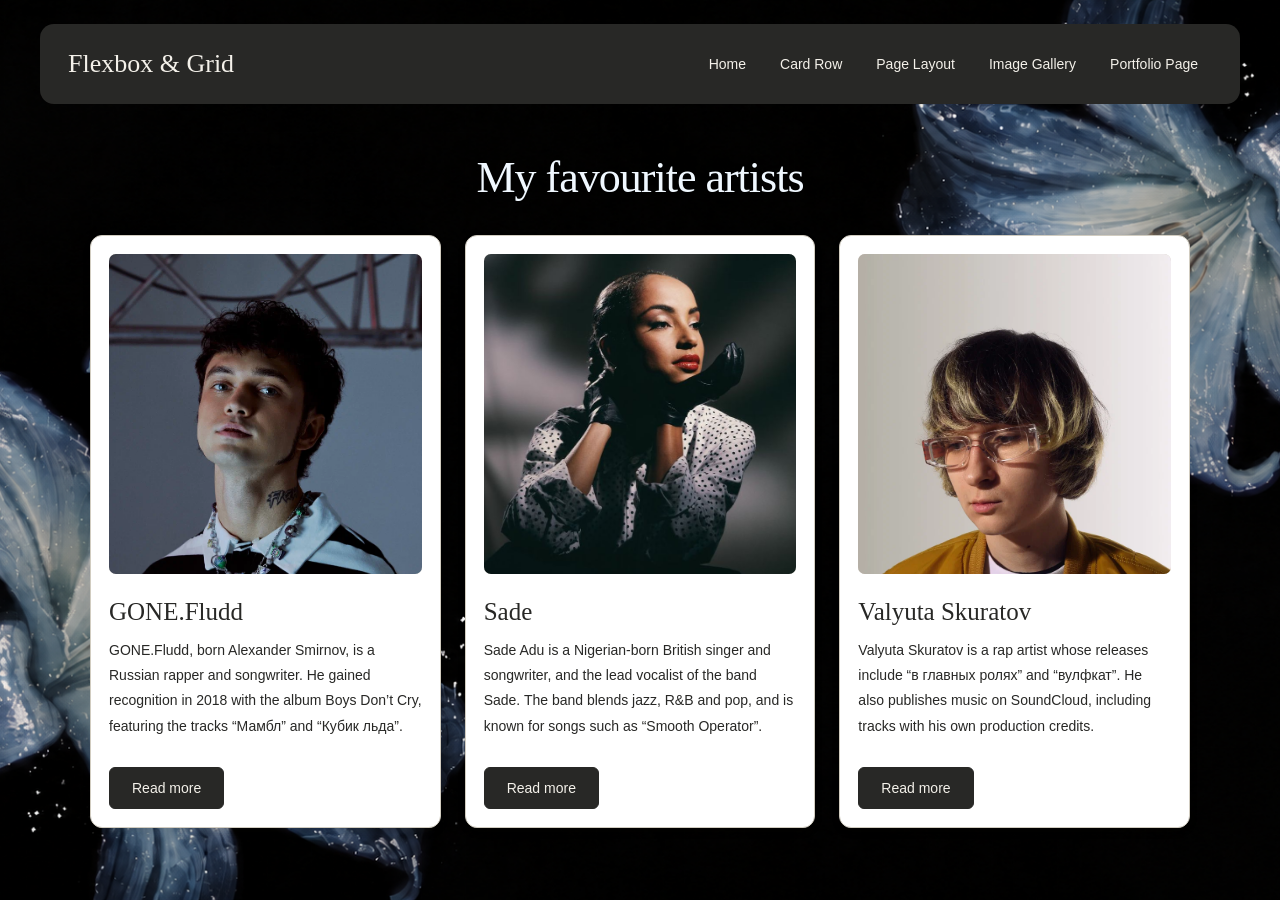
<file: task1.html>
<!DOCTYPE html>
<html lang="en">
    <head>
        <meta charset="UTF-8">
        <meta name="viewport" content="width=device-width, initial-scale=1.0">
        <title>Card Row</title>
        <link rel="stylesheet" href="styles.css">
        <link rel="stylesheet" href="task1.css">
    </head>
    <body>
        <header class="header">
            <div class="header-content">
                <h1>Flexbox & Grid</h1>
            </div>
            <nav class="navbar">
                <ul>
                    <li><a href="index.html">Home</a></li>
                    <li><a href="task1.html">Card Row</a></li>
                    <li><a href="task2.html">Page Layout</a></li>
                    <li><a href="task3.html">Image Gallery</a></li>
                    <li><a href="task4.html">Portfolio Page</a></li>
                </ul>
            </nav>
        </header>
       <main>
    <h1 class="page-title">My favourite artists </h1>

    <div class="cards">
        <article class="card">
            <img src="images/ГОНФЛАДА.webp"
                 alt="GONE.Fludd">

            <h2>GONE.Fludd</h2>

            <p>
               GONE.Fludd, born Alexander Smirnov, is a Russian rapper and songwriter. He gained recognition in 2018 with the album Boys Don’t Cry, featuring the tracks “Мамбл” and “Кубик льда”.
            </p>

            <button type="button">Read more</button>
        </article>

        <article class="card">
            <img src="images/sade.jpg"
                 alt="Sade">

            <h2>Sade</h2>

            <p>
                Sade Adu is a Nigerian-born British 
                singer and songwriter, and the lead vocalist
                of the band Sade. The band blends jazz, R&B and pop, and is 
                known for songs such as “Smooth Operator”.
            </p>

            <button type="button">Read more</button>
        </article>

        <article class="card">
            <img src="images/ВАЛЮТА.webp"
                 alt="Valyuta Skuratov">

            <h2>Valyuta Skuratov</h2>

            <p>
                Valyuta Skuratov is a rap 
                artist whose releases include 
                “в главных ролях” and “вулфкат”.
                 He also publishes music on 
                 SoundCloud, including tracks with his own 
                 production credits.
            </p>

            <button type="button">Read more</button>
        </article>
    </div>
</main>
    </body>
</html>
</file>
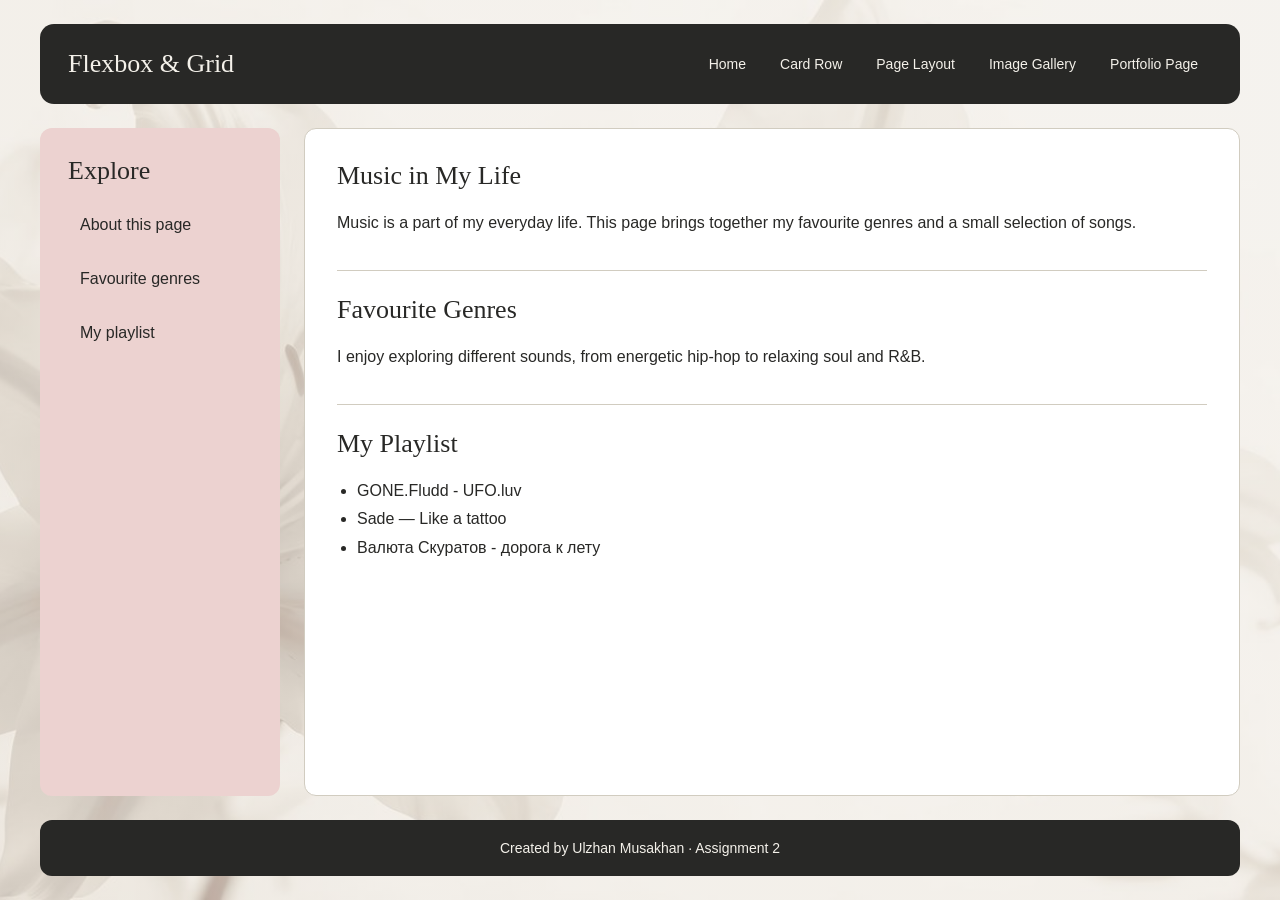
<file: task2.html>
<!DOCTYPE html>
<html lang="en">
<head>
    <meta charset="UTF-8">
    <meta name="viewport" content="width=device-width, initial-scale=1.0">
    <title>Page Layout</title>
    <link rel="stylesheet" href="styles.css">
    <link rel="stylesheet" href="task2.css">
</head>
<body>
    <div class="layout">
        <header class="header">
            <div class="header-content">
                <h1>Flexbox &amp; Grid</h1>
            </div>

            <nav class="navbar">
                <ul>
                    <li><a href="index.html">Home</a></li>
                    <li><a href="task1.html">Card Row</a></li>
                    <li><a href="task2.html">Page Layout</a></li>
                    <li><a href="task3.html">Image Gallery</a></li>
                    <li><a href="task4.html">Portfolio Page</a></li>
                </ul>
            </nav>
        </header>

        <aside class="sidebar">
            <h2>Explore</h2>

            <nav aria-label="Music sections">
                <ul>
                    <li><a href="#about">About this page</a></li>
                    <li><a href="#genres">Favourite genres</a></li>
                    <li><a href="#playlist">My playlist</a></li>
                </ul>
            </nav>
        </aside>

        <main class="main-content">
            <section id="about">
                <h2>Music in My Life</h2>
                <p>
                    Music is a part of my everyday life.
                    This page brings together my favourite
                    genres and a small selection of songs.
                </p>
            </section>

            <section id="genres">
                <h2>Favourite Genres</h2>
                <p>
                    I enjoy exploring different sounds,
                    from energetic hip-hop to relaxing
                    soul and R&amp;B.
                </p>
            </section>

            <section id="playlist">
                <h2>My Playlist</h2>
                <ul>
                    <li>GONE.Fludd - UFO.luv</li>
                    <li>Sade — Like a tattoo</li>
                    <li>Валюта Скуратов - дорога к лету</li>
                </ul>
            </section>
        </main>

        <footer class="footer">
            <p>Created by Ulzhan Musakhan · Assignment 2</p>
        </footer>
    </div>
</body>
</html>
</file>
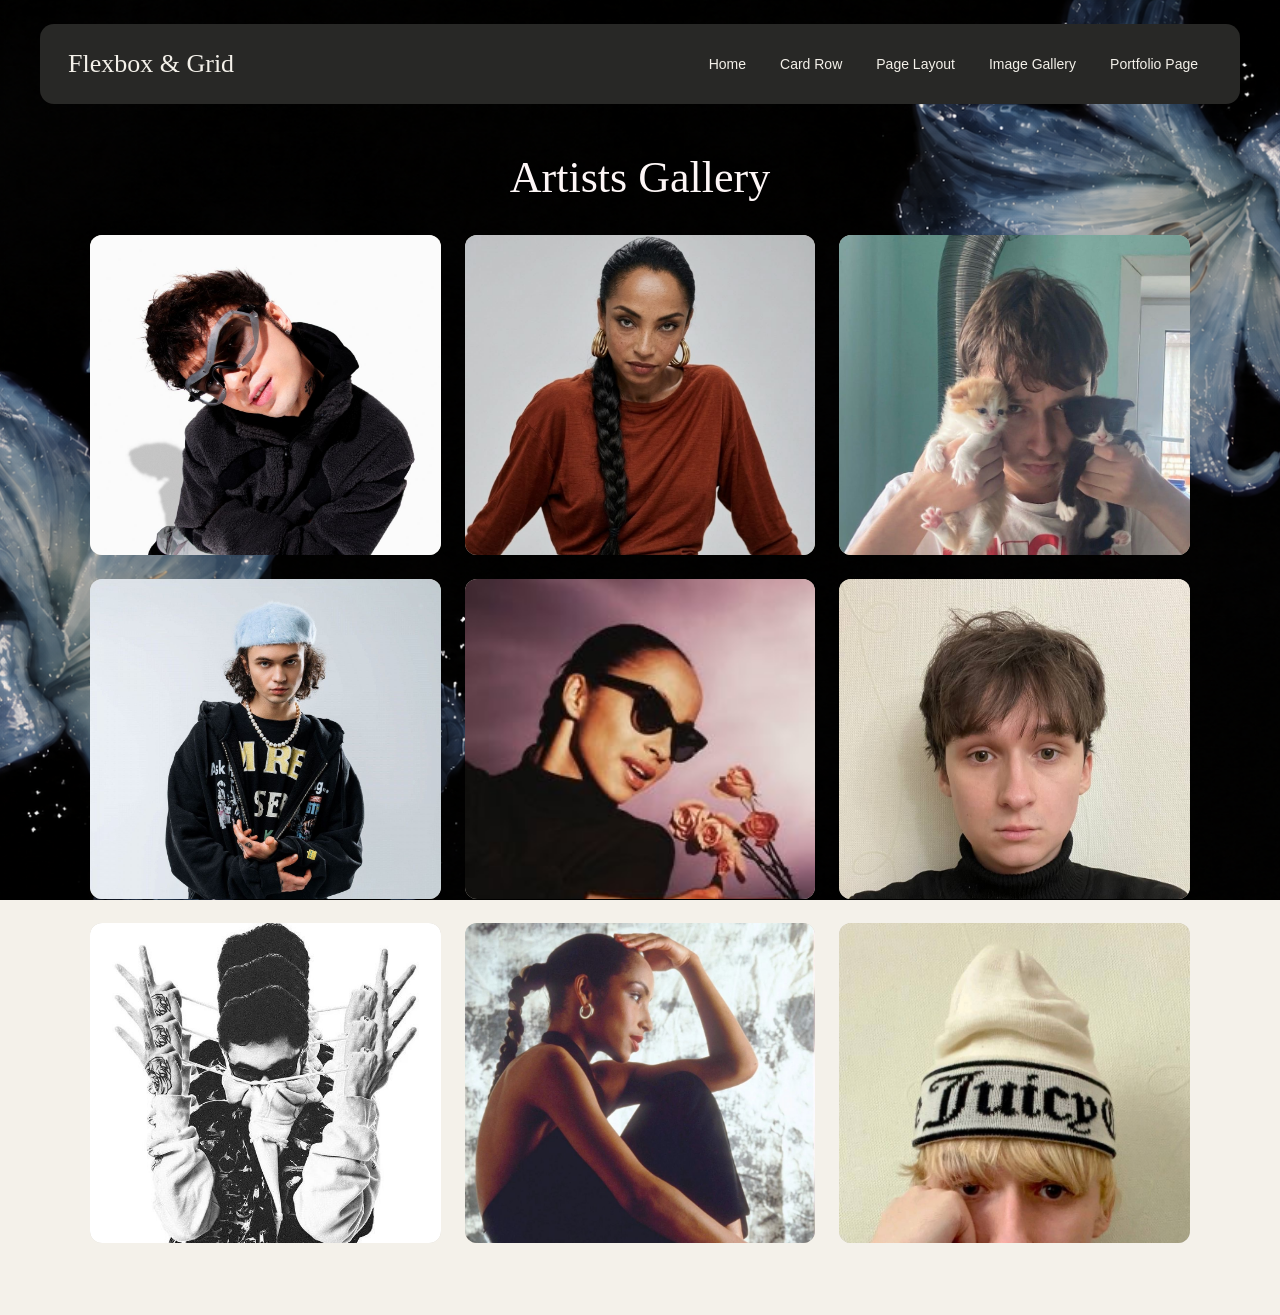
<file: task3.html>
<!DOCTYPE html>
<html lang="en">
    <head>
        <meta charset="UTF-8">
        <meta name="viewport" content="width=device-width, initial-scale=1.0">
        <title>Image Gallery</title>
       <link rel="stylesheet" href="styles.css">
       <link rel="stylesheet" href="task3.css">
    </head>
    <body>
        <header class="header">
            <div class="header-content">
                <h1>Flexbox & Grid</h1>
            </div>
            <nav class="navbar">
                <ul>
                    <li><a href="index.html">Home</a></li>
                    <li><a href="task1.html">Card Row</a></li>
                    <li><a href="task2.html">Page Layout</a></li>
                    <li><a href="task3.html">Image Gallery</a></li>
                    <li><a href="task4.html">Portfolio Page</a></li>
                </ul>
            </nav>
        </header>
        <main>
    <h2 class="page-title">Artists Gallery</h2>

    <div class="gallery">
        <figure class="gallery-item">
            <img src="images/fludd1.JPG" alt="GONE.Fludd — portrait">
            <figcaption>GONE.Fludd · 01</figcaption>
        </figure>

        <figure class="gallery-item">
            <img src="images/sade1.JPG" alt="Sade — portrait">
            <figcaption>Sade · 01</figcaption>
        </figure>

        <figure class="gallery-item">
            <img src="images/valuta1.JPG" alt="Valyuta Skuratov — portrait">
            <figcaption>Valyuta Skuratov · 01</figcaption>
        </figure>

        <figure class="gallery-item">
            <img src="images/fludd2.JPG" alt="GONE.Fludd — second photograph">
            <figcaption>GONE.Fludd · 02</figcaption>
        </figure>

        <figure class="gallery-item">
            <img src="images/sade2.JPG" alt="Sade — second photograph">
            <figcaption>Sade · 02</figcaption>
        </figure>

        <figure class="gallery-item">
            <img src="images/valuta2.JPG" alt="Valyuta Skuratov — second photograph">
            <figcaption>Valyuta Skuratov · 02</figcaption>
        </figure>

        <figure class="gallery-item">
            <img src="images/fludd3.JPG" alt="GONE.Fludd — third photograph">
            <figcaption>GONE.Fludd · 03</figcaption>
        </figure>

        <figure class="gallery-item">
            <img src="images/sade3.JPG" alt="Sade — third photograph">
            <figcaption>Sade · 03</figcaption>
        </figure>

        <figure class="gallery-item">
            <img src="images/valuta3.JPG" alt="Valyuta Skuratov — third photograph">
            <figcaption>Valyuta Skuratov · 03</figcaption>
        </figure>
    </div>
</main>
    </body>
</html>
</file>
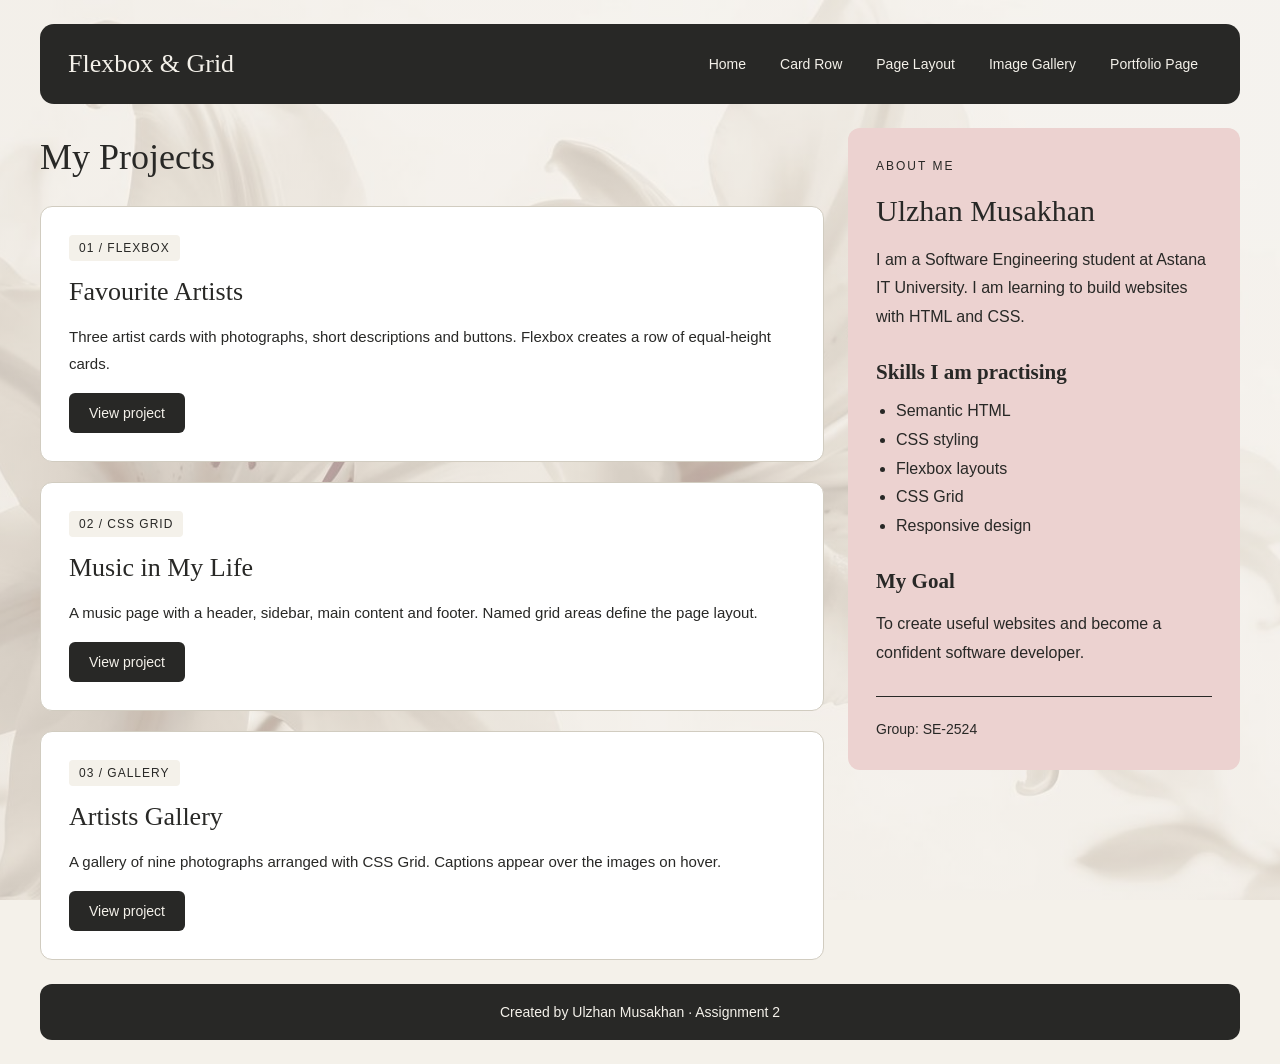
<file: task4.html>
<!DOCTYPE html>
<html lang="en">
<head>
    <meta charset="UTF-8">
    <meta name="viewport" content="width=device-width, initial-scale=1.0">
    <title>Portfolio Page</title>
    <link rel="stylesheet" href="styles.css">
    <link rel="stylesheet" href="task4.css">
</head>
<body>
    <div class="portfolio-page">
        <header class="header">
            <div class="header-content">
                <h1>Flexbox &amp; Grid</h1>
            </div>

            <nav class="navbar">
                <ul>
                    <li><a href="index.html">Home</a></li>
                    <li><a href="task1.html">Card Row</a></li>
                    <li><a href="task2.html">Page Layout</a></li>
                    <li><a href="task3.html">Image Gallery</a></li>
                    <li><a href="task4.html">Portfolio Page</a></li>
                </ul>
            </nav>
        </header>

        <main class="portfolio-layout">
            <section class="projects">
                <h2 class="section-title">My Projects</h2>

                <article class="project-card">
                    <span class="project-number">01 / FLEXBOX</span>
                    <h3>Favourite Artists</h3>
                    <p>
                        Three artist cards with photographs,
                        short descriptions and buttons.
                        Flexbox creates a row of equal-height cards.
                    </p>
                    <a class="project-button" href="task1.html">
                        View project
                    </a>
                </article>

                <article class="project-card">
                    <span class="project-number">02 / CSS GRID</span>
                    <h3>Music in My Life</h3>
                    <p>
                        A music page with a header, sidebar,
                        main content and footer.
                        Named grid areas define the page layout.
                    </p>
                    <a class="project-button" href="task2.html">
                        View project
                    </a>
                </article>

                <article class="project-card">
                    <span class="project-number">03 / GALLERY</span>
                    <h3>Artists Gallery</h3>
                    <p>
                        A gallery of nine photographs arranged
                        with CSS Grid. Captions appear over
                        the images on hover.
                    </p>
                    <a class="project-button" href="task3.html">
                        View project
                    </a>
                </article>
            </section>

            <aside class="profile">
                <p class="profile-label">ABOUT ME</p>
                <h2>Ulzhan Musakhan</h2>
                <p>
                    I am a Software Engineering student
                    at Astana IT University.
                    I am learning to build websites with HTML and CSS.
                </p>

                <h3>Skills I am practising</h3>
                <ul>
                    <li>Semantic HTML</li>
                    <li>CSS styling</li>
                    <li>Flexbox layouts</li>
                    <li>CSS Grid</li>
                    <li>Responsive design</li>
                </ul>

                <h3>My Goal</h3>
                <p>
                    To create useful websites and become
                    a confident software developer.
                </p>

                <p class="group">Group: SE-2524</p>
            </aside>
        </main>

        <footer class="portfolio-footer">
            <p>Created by Ulzhan Musakhan · Assignment 2</p>
        </footer>
    </div>
</body>
</html>
</file>
<file: styles.css>
* {
    box-sizing: border-box;
}

:root {
    --linen: #F4F1EA;
    --greige: #D1CCC0;
    --taupe: #8C857B;
    --charcoal: #282826;
}
body {
    background-image:
        linear-gradient(
            rgba(244, 241, 234, 0.65),
            rgba(244, 241, 234, 0.65)
        ),
        url("images/background.jpg");

    background-size: cover;
    background-position: center;
    background-repeat: no-repeat;
    background-attachment: fixed;
    margin: 0;
    padding: 24px;
    background-color: var(--linen);
    color: var(--charcoal);
    font-family: Arial, sans-serif;
}

.header {
    display: flex;
    justify-content: space-between;
    align-items: center;
    flex-wrap: wrap;
    gap: 20px;
    max-width: 1200px;
    margin: 0 auto;
    padding: 22px 28px;
    background-color: var(--charcoal);
    border-radius: 14px;
}

.header-content h1 {
    margin: 0;
    color: var(--linen);
    font-family: Georgia, serif;
    font-size: 26px;
    font-weight: normal;
}

.navbar ul {
    display: flex;
    flex-wrap: wrap;
    gap: 6px;
    list-style: none;
    margin: 0;
    padding: 0;
}

.navbar a {
    display: inline-block;
    padding: 10px 14px;
    color: var(--linen);
    text-decoration: none;
    font-size: 14px;
    border-radius: 6px;
    transition: background-color 0.2s, color 0.2s;
}

.navbar a:hover,
.navbar a:focus-visible {
    background-color: var(--greige);
    color: var(--charcoal);
    transform: translateY(-2px);
}

.page-title {
    margin: 48px 0 32px;
    text-align: center;
    font-family: Georgia, serif;
    font-size: clamp(30px, 4vw, 44px);
    font-weight: normal;
}
</file>
<file: task1.css>
.page-title {
    letter-spacing: -1px;
    color: aliceblue;
}

.cards {
    display: flex;
    align-items: stretch;
    gap: 24px;
    max-width: 1100px;
    margin: 0 auto 48px;
}

.card {
    flex: 1;
    min-width: 0;
    display: flex;
    flex-direction: column;
    padding: 18px;
    background-color: #FFFFFF;
    border: 1px solid var(--greige);
    border-radius: 12px;
    box-shadow: 0 4px 12px rgba(40, 40, 38, 0.04);
    transition: transform 0.25s, box-shadow 0.25s;
}

.card:hover {
    transform: translateY(-6px);
    box-shadow: 0 12px 24px rgba(40, 40, 38, 0.12);
}

.card img {
    display: block;
    width: 100%;
    height: 320px;
    object-fit: cover;
    object-position: center top;
    border-radius: 7px;
    background-color: var(--greige);
}

.card h2 {
    margin: 24px 0 12px;
    font-family: Georgia, serif;
    font-size: 25px;
    font-weight: normal;
}

.card p {
    margin: 0 0 28px;
    font-size: 14px;
    line-height: 1.8;
}

.card button {
    align-self: flex-start;
    margin-top: auto;
    padding: 12px 22px;
    background-color: var(--charcoal);
    color: var(--linen);
    border: 1px solid var(--charcoal);
    border-radius: 6px;
    font: inherit;
    font-size: 14px;
    cursor: pointer;
    transition: background-color 0.2s, color 0.2s;
}

.card button:hover {
    background-color: var(--greige);
    color: var(--charcoal);
}

.card button:focus-visible {
    outline: 2px solid var(--taupe);
    outline-offset: 4px;
}

body {
    background-image: url("images/task3.png");
}
@media (max-width: 700px) {
    .cards {
        flex-direction: column;
    }
}
</file>
<file: task2.css>
.layout {
    display: grid;
    grid-template-columns: 240px minmax(0, 1fr);
    grid-template-rows: auto 1fr auto;
    grid-template-areas:
        "header header"
        "sidebar main"
        "footer footer";
    gap: 24px;
    max-width: 1200px;
    min-height: calc(100vh - 48px);
    margin: 0 auto;
}

.layout > .header {
    grid-area: header;
    max-width: none;
    margin: 0;
}
@media (max-width: 700px) {
    .layout {
        grid-template-columns: 1fr;
        grid-template-rows: auto auto 1fr auto;
        grid-template-areas:
            "header"
            "sidebar"
            "main"
            "footer";
    }
}

.sidebar {
    grid-area: sidebar;
    padding: 28px;
    background-color: #ecd2d0;
    border-radius: 12px;
}

.sidebar h2,
.main-content h2 {
    margin: 0 0 18px;
    font-family: Georgia, serif;
    font-size: 26px;
    font-weight: normal;
}

.sidebar ul {
    list-style: none;
    margin: 0;
    padding: 0;
}

.sidebar li + li {
    margin-top: 12px;
}

.sidebar a {
    display: block;
    padding: 12px;
    color: var(--charcoal);
    text-decoration: none;
    border-radius: 6px;
    transition: background-color 0.2s, transform 0.2s;
}

.sidebar a:hover,
.sidebar a:focus-visible {
    background-color: var(--linen);
    transform: translateY(-2px);
}

.main-content {
    grid-area: main;
    min-width: 0;
    padding: 32px;
    background-color: #ffffff;
    border: 1px solid var(--greige);
    border-radius: 12px;
}

.main-content section + section {
    margin-top: 32px;
    padding-top: 24px;
    border-top: 1px solid var(--greige);
}

.main-content p,
.main-content li {
    font-size: 16px;
    line-height: 1.8;
}

.main-content p {
    margin: 0;
}

.main-content ul {
    margin: 0;
    padding-left: 20px;
}

.footer {
    grid-area: footer;
    padding: 20px;
    text-align: center;
    background-color: var(--charcoal);
    color: var(--linen);
    border-radius: 12px;
}

.footer p {
    margin: 0;
    font-size: 14px;
}
</file>
<file: task3.css>
.page-title {
    color: #fef7f7;
}
body {
    background-image: url("images/task3.png");
}
.gallery {
    display: grid;
    grid-template-columns: repeat(3, minmax(0, 1fr));
    grid-auto-rows: 320px;
    gap: 24px;
    max-width: 1100px;
    margin: 0 auto 48px;
}

.gallery-item {
    position: relative;
    margin: 0;
    overflow: hidden;
    border-radius: 12px;
    background-color: var(--greige);
}

.gallery-item img {
    display: block;
    width: 100%;
    height: 100%;
    object-fit: cover;
    object-position: center top;
    transition: transform 0.3s;
}
@media (max-width: 900px) {
    .gallery {
        grid-template-columns: repeat(2, minmax(0, 1fr));
    }
}

@media (max-width: 600px) {
    .gallery {
        grid-template-columns: 1fr;
    }
}

.gallery-item figcaption {
    position: absolute;
    bottom: 0;
    left: 0;
    width: 100%;
    padding: 20px;
    background-color: rgba(40, 40, 38, 0.85);
    color: var(--linen);
    font-family: Georgia, serif;
    font-size: 22px;
    opacity: 0;
    transform: translateY(100%);
    transition: opacity 0.3s, transform 0.3s;
}

.gallery-item:hover img {
    transform: scale(1.05);
}

.gallery-item:hover figcaption {
    opacity: 1;
    transform: translateY(0);
}
</file>
<file: task4.css>
.portfolio-page {
    display: flex;
    flex-direction: column;
    gap: 24px;
    max-width: 1200px;
    min-height: calc(100vh - 48px);
    margin: 0 auto;
}

.portfolio-page > .header {
    max-width: none;
    margin: 0;
}

.portfolio-layout {
    flex: 1;
    display: grid;
    grid-template-columns: minmax(0, 2fr) minmax(0, 1fr);
    gap: 24px;
    align-items: start;
}

.projects {
    display: flex;
    flex-direction: column;
    gap: 20px;
    min-width: 0;
}

.section-title {
    margin: 8px 0;
    font-family: Georgia, serif;
    font-size: 36px;
    font-weight: normal;
}

.project-card {
    display: flex;
    flex-direction: column;
    align-items: flex-start;
    gap: 16px;
    padding: 28px;
    background-color: #ffffff;
    border: 1px solid var(--greige);
    border-radius: 12px;
    transition: transform 0.2s, box-shadow 0.2s;
}

.project-card:hover {
    transform: translateY(-4px);
    box-shadow: 0 8px 20px rgba(40, 40, 38, 0.1);
}

.project-number {
    padding: 6px 10px;
    background-color: var(--linen);
    border-radius: 4px;
    font-size: 12px;
    letter-spacing: 1px;
}

.project-card h3 {
    margin: 0;
    font-family: Georgia, serif;
    font-size: 26px;
    font-weight: normal;
}

.project-card p {
    margin: 0;
    font-size: 15px;
    line-height: 1.8;
}

.project-button {
    margin-top: auto;
    padding: 12px 20px;
    background-color: var(--charcoal);
    color: var(--linen);
    border-radius: 6px;
    text-decoration: none;
    font-size: 14px;
    transition: background-color 0.2s, color 0.2s;
}

.project-button:hover {
    background-color: var(--greige);
    color: var(--charcoal);
}

.project-button:focus-visible {
    outline: 2px solid var(--charcoal);
    outline-offset: 4px;
}

.profile {
    min-width: 0;
    padding: 28px;
    background-color: #ecd2d0;
    border-radius: 12px;
}

.profile-label {
    margin: 0 0 16px;
    font-size: 12px;
    letter-spacing: 2px;
}

.profile h2 {
    margin: 0 0 18px;
    font-family: Georgia, serif;
    font-size: 30px;
    font-weight: normal;
}

.profile h3 {
    margin: 28px 0 12px;
    font-family: Georgia, serif;
    font-size: 21px;
}

.profile p,
.profile li {
    line-height: 1.8;
}

.profile ul {
    margin: 0;
    padding-left: 20px;
}

.group {
    margin: 28px 0 0;
    padding-top: 20px;
    border-top: 1px solid var(--charcoal);
    font-size: 14px;
}

.portfolio-footer {
    padding: 20px;
    background-color: var(--charcoal);
    color: var(--linen);
    text-align: center;
    border-radius: 12px;
}

.portfolio-footer p {
    margin: 0;
    font-size: 14px;
}
@media (max-width: 700px) {
    .portfolio-layout {
        grid-template-columns: 1fr;
    }
}
</file>
